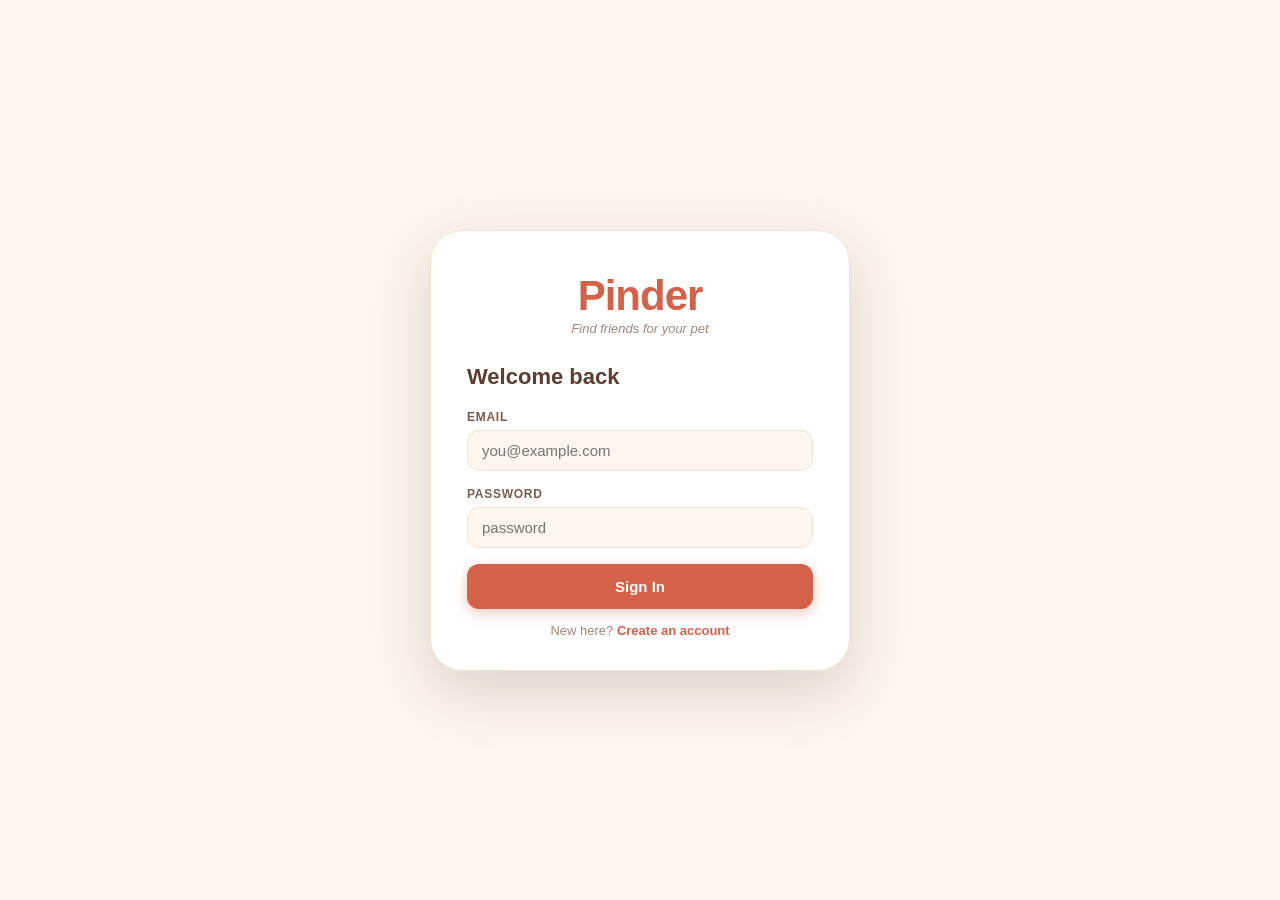
<file: index.html>
<!DOCTYPE html>
<html lang="en">
  <head>
      <meta charset="UTF-8" />
      <meta name="viewport" content="width=device-width, initial-scale=1.0" />
      <title>Pinder</title>
      <link rel="stylesheet" href="css/base.css" />
      <link rel="stylesheet" href="css/auth.css" />
      <script src="js/store.js" defer></script>
      <script src="js/api.js" defer></script>
      <script src="js/auth.js" defer></script>
  </head>

  <body>
    <div class="auth-bg">
        <div class="blob blob-1"></div>
        <div class="blob blob-2"></div>
        <div class="blob blob-3"></div>
    </div>

    <div class="auth-card">
        <div class="auth-logo">
          <h1>Pinder</h1>
          <p class="tagline">Find friends for your pet</p>
        </div>

        <div id="auth-error" class="error-msg hidden"></div>

        <div id="login-form" class="auth-form">
            <h2>Welcome back</h2>
            <div class="field-group">
                <label for="login-email">Email</label>
                <input type="email" id="login-email" placeholder="you@example.com" autocomplete="email" />
            </div>
            <div class="field-group">
                <label for="login-password">Password</label>
                <input type="password" id="login-password" placeholder="password" autocomplete="current-password" />
            </div>
            <button id="login-btn" class="btn-primary" onclick="submitLogin()">Sign In</button>
            <p class="auth-switch">New here? <a href="#" onclick="showRegister(); return false;">Create an account</a></p>
        </div>

        <div id="register-form" class="auth-form hidden">
            <h2>Join Pinder</h2>
            <div class="field-row">
                <div class="field-group flex-1">
                    <label for="reg-firstname">First Name</label>
                    <input type="text" id="reg-firstname" placeholder="Jane" autocomplete="given-name" />
                </div>
                <div class="field-group flex-1">
                    <label for="reg-lastname">Last Name</label>
                    <input type="text" id="reg-lastname" placeholder="Smith" autocomplete="family-name" />
                </div>
            </div>
            <div class="field-group">
                <label for="reg-email">Email</label>
                <input type="email" id="reg-email" placeholder="you@example.com" autocomplete="email" />
            </div>
            <div class="field-group">
                <label for="reg-password">Password</label>
                <input type="password" id="reg-password" placeholder="password" autocomplete="new-password" />
            </div>
            <button id="register-btn" class="btn-primary" onclick="submitRegister()">Create Account</button>
            <p class="auth-switch">Already have an account? <a href="#" onclick="showLogin(); return false;">Sign in</a></p>
        </div>
    </div>
  </body>
</html>
</file>
<file: css/base.css>
*, *::before, *::after { box-sizing: border-box; margin: 0; padding: 0; }

html, body {
  height: 100%;
  font-family: Arial, Helvetica, sans-serif;
  background: #FDF6EE;
  color: #2C1A0E;
  -webkit-font-smoothing: antialiased;
}

body.auth-guard { display: none; }

.field-group { margin-bottom: 16px; }

.field-group label {
  display: block;
  font-size: 12px;
  font-weight: 600;
  text-transform: uppercase;
  letter-spacing: 0.06em;
  color: #7A5C4A;
  margin-bottom: 6px;
}

.field-group input,
.field-group textarea,
.field-group select {
  width: 100%;
  padding: 11px 14px;
  background: #FDF6EE;
  border: 1.5px solid #F0E4D0;
  border-radius: 12px;
  font-family: Arial, Helvetica, sans-serif;
  font-size: 15px;
  color: #2C1A0E;
  outline: none;
  transition: border-color 0.2s, box-shadow 0.2s;
  appearance: none;
}

.field-group input:focus,
.field-group textarea:focus,
.field-group select:focus {
  border-color: #D4614A;
  box-shadow: 0 0 0 3px rgba(212,97,74,0.12);
}

.field-group textarea { resize: vertical; }

.field-row { display: flex; gap: 10px; }
.flex-1 { flex: 1; }
.w-110 { width: 110px; flex-shrink: 0; }

.btn-primary {
  width: 100%;
  padding: 14px;
  background: #D4614A;
  color: white;
  border: none;
  border-radius: 12px;
  font-family: Arial, Helvetica, sans-serif;
  font-size: 15px;
  font-weight: 600;
  cursor: pointer;
  box-shadow: 0 4px 14px rgba(212,97,74,0.35);
}

.btn-primary:hover:not(:disabled) { background: #B84A34; }
.btn-primary:disabled { opacity: 0.65; cursor: not-allowed; }

.btn-ghost {
  background: none;
  border: none;
  font-family: Arial, Helvetica, sans-serif;
  font-size: 14px;
  font-weight: 500;
  color: #A08878;
  cursor: pointer;
  padding: 8px 4px;
}

.btn-ghost:hover { color: #2C1A0E; }

.btn-secondary {
  padding: 10px 20px;
  background: white;
  color: #D4614A;
  border: 1.5px solid #D4614A;
  border-radius: 12px;
  font-family: Arial, Helvetica, sans-serif;
  font-size: 14px;
  font-weight: 600;
  cursor: pointer;
}

.btn-secondary:hover { background: #D4614A; color: white; }

.btn-row { display: flex; gap: 10px; align-items: center; margin-top: 8px; }
.btn-row .btn-primary { flex: 1; }

.icon-btn {
  background: none;
  border: none;
  color: #2C1A0E;
  cursor: pointer;
  padding: 8px;
  border-radius: 50%;
  display: flex;
  align-items: center;
  justify-content: center;
}

.icon-btn:hover { background: #F0E4D0; }

.toggle-group { display: flex; gap: 8px; }

.toggle-btn {
  flex: 1;
  padding: 9px 12px;
  background: #FDF6EE;
  border: 1.5px solid #F0E4D0;
  border-radius: 12px;
  font-family: Arial, Helvetica, sans-serif;
  font-size: 13px;
  font-weight: 500;
  color: #7A5C4A;
  cursor: pointer;
}

.toggle-btn.active { background: #D4614A; border-color: #D4614A; color: white; }
.toggle-btn:hover:not(.active) { border-color: #D4614A; color: #D4614A; }

.chip-grid { display: flex; flex-wrap: wrap; gap: 8px; }

.chip {
  padding: 7px 13px;
  background: #FDF6EE;
  border: 1.5px solid #F0E4D0;
  border-radius: 30px;
  font-family: Arial, Helvetica, sans-serif;
  font-size: 13px;
  color: #7A5C4A;
  cursor: pointer;
}

.chip.selected { background: #D4614A; border-color: #D4614A; color: white; }
.chip:hover:not(.selected) { border-color: #D4614A; color: #D4614A; }

.app-header {
  display: flex;
  align-items: center;
  justify-content: space-between;
  padding: 12px 16px;
  background: #FDF6EE;
  border-bottom: 1px solid #F0E4D0;
  flex-shrink: 0;
  z-index: 10;
}

.header-logo {
  font-size: 22px;
  font-weight: 900;
  color: #D4614A;
}

.bottom-nav {
  display: flex;
  background: #FDF6EE;
  border-top: 1px solid #F0E4D0;
  padding: 8px 0;
  flex-shrink: 0;
}

.nav-btn {
  flex: 1;
  background: none;
  border: none;
  display: flex;
  flex-direction: column;
  align-items: center;
  gap: 3px;
  font-family: Arial, Helvetica, sans-serif;
  font-size: 10px;
  font-weight: 500;
  color: #A08878;
  cursor: pointer;
  padding: 6px;
  position: relative;
  text-decoration: none;
}

.nav-btn.active { color: #D4614A; }
.nav-btn:hover { color: #D4614A; }

.error-msg {
  background: #fef0ee;
  border: 1px solid #D4614A;
  color: #B84A34;
  border-radius: 12px;
  padding: 10px 14px;
  font-size: 13px;
  margin-bottom: 12px;
}

.notification {
  position: fixed;
  bottom: 90px;
  left: 50%;
  transform: translateX(-50%);
  background: #5C3D2E;
  color: white;
  padding: 10px 20px;
  border-radius: 30px;
  font-size: 13px;
  font-weight: 500;
  box-shadow: 0 8px 24px rgba(92,61,46,0.14);
  z-index: 30;
  opacity: 0;
  pointer-events: none;
  transition: opacity 0.3s ease;
  white-space: nowrap;
}

.notification.show { opacity: 1; }

.loading-spinner {
  width: 32px;
  height: 32px;
  border: 3px solid #F0E4D0;
  border-top-color: #D4614A;
  border-radius: 50%;
  animation: spin 0.8s linear infinite;
}

@keyframes spin { to { transform: rotate(360deg); } }

.loading-card {
  display: flex;
  flex-direction: column;
  align-items: center;
  justify-content: center;
  gap: 12px;
  color: #A08878;
  font-size: 14px;
  padding: 40px;
  width: 100%;
}

.empty-state {
  flex: 1;
  display: flex;
  flex-direction: column;
  align-items: center;
  justify-content: center;
  padding: 40px 24px;
  gap: 12px;
  text-align: center;
}

.empty-state h3 { font-size: 22px; font-weight: 700; color: #5C3D2E; }
.empty-state p { font-size: 14px; color: #A08878; max-width: 200px; }
.empty-state .btn-primary { width: auto; padding: 12px 28px; margin-top: 8px; }

.hidden { display: none !important; }

::-webkit-scrollbar { width: 4px; }
::-webkit-scrollbar-track { background: transparent; }
::-webkit-scrollbar-thumb { background: #F0E4D0; border-radius: 2px; }

.header-spacer { width: 36px; }
.file-input-hidden { display: none; }
.field-group--inline { margin: 0; flex: 1; }
.add-row--mt { margin-top: 12px; }
</file>
<file: css/auth.css>
body
{
  overflow: hidden;
  display: flex;
  align-items: center;
  justify-content: center;
  min-height: 100vh;
}

.auth-card
{
  background: white;
  border: 1px solid #F0E4D0;
  border-radius: 32px;
  padding: 40px 36px 32px;
  width: min(420px, 92vw);
  box-shadow: 0 20px 60px rgba(92,61,46,0.2);
}

.auth-logo
{
  text-align: center;
  margin-bottom: 28px;
}

.auth-logo h1
{
  font-size: 42px;
  font-weight: 900;
  color: #D4614A;
  line-height: 1;
  margin-top: 4px;
  letter-spacing: -1px;
}

.tagline
{
  font-size: 13px;
  color: #A08878;
  font-style: italic;
  margin-top: 4px;
}

.auth-form h2
{
  font-size: 22px;
  font-weight: 700;
  color: #5C3D2E;
  margin-bottom: 20px;
}

.auth-switch
{
  text-align: center;
  font-size: 13px;
  color: #A08878;
  margin-top: 14px;
}

.auth-switch a
{
  color: #D4614A;
  text-decoration: none;
  font-weight: 600;
}

.auth-switch a:hover
{
  text-decoration: underline;
}
</file>
<file: pinder-api/css/base.css>
*, *::before, *::after { box-sizing: border-box; margin: 0; padding: 0; }

html, body {
  height: 100%;
  font-family: Arial, Helvetica, sans-serif;
  background: #FDF6EE;
  color: #2C1A0E;
  -webkit-font-smoothing: antialiased;
}

body.auth-guard { display: none; }

.field-group { margin-bottom: 16px; }

.field-group label {
  display: block;
  font-size: 12px;
  font-weight: 600;
  text-transform: uppercase;
  letter-spacing: 0.06em;
  color: #7A5C4A;
  margin-bottom: 6px;
}

.field-group input,
.field-group textarea,
.field-group select {
  width: 100%;
  padding: 11px 14px;
  background: #FDF6EE;
  border: 1.5px solid #F0E4D0;
  border-radius: 12px;
  font-family: Arial, Helvetica, sans-serif;
  font-size: 15px;
  color: #2C1A0E;
  outline: none;
  transition: border-color 0.2s, box-shadow 0.2s;
  appearance: none;
}

.field-group input:focus,
.field-group textarea:focus,
.field-group select:focus {
  border-color: #D4614A;
  box-shadow: 0 0 0 3px rgba(212,97,74,0.12);
}

.field-group textarea { resize: vertical; }

.field-row { display: flex; gap: 10px; }
.flex-1 { flex: 1; }
.w-110 { width: 110px; flex-shrink: 0; }

.btn-primary {
  width: 100%;
  padding: 14px;
  background: #D4614A;
  color: white;
  border: none;
  border-radius: 12px;
  font-family: Arial, Helvetica, sans-serif;
  font-size: 15px;
  font-weight: 600;
  cursor: pointer;
  box-shadow: 0 4px 14px rgba(212,97,74,0.35);
}

.btn-primary:hover:not(:disabled) { background: #B84A34; }
.btn-primary:disabled { opacity: 0.65; cursor: not-allowed; }

.btn-ghost {
  background: none;
  border: none;
  font-family: Arial, Helvetica, sans-serif;
  font-size: 14px;
  font-weight: 500;
  color: #A08878;
  cursor: pointer;
  padding: 8px 4px;
}

.btn-ghost:hover { color: #2C1A0E; }

.btn-secondary {
  padding: 10px 20px;
  background: white;
  color: #D4614A;
  border: 1.5px solid #D4614A;
  border-radius: 12px;
  font-family: Arial, Helvetica, sans-serif;
  font-size: 14px;
  font-weight: 600;
  cursor: pointer;
}

.btn-secondary:hover { background: #D4614A; color: white; }

.btn-row { display: flex; gap: 10px; align-items: center; margin-top: 8px; }
.btn-row .btn-primary { flex: 1; }

.icon-btn {
  background: none;
  border: none;
  color: #2C1A0E;
  cursor: pointer;
  padding: 8px;
  border-radius: 50%;
  display: flex;
  align-items: center;
  justify-content: center;
}

.icon-btn:hover { background: #F0E4D0; }

.toggle-group { display: flex; gap: 8px; }

.toggle-btn {
  flex: 1;
  padding: 9px 12px;
  background: #FDF6EE;
  border: 1.5px solid #F0E4D0;
  border-radius: 12px;
  font-family: Arial, Helvetica, sans-serif;
  font-size: 13px;
  font-weight: 500;
  color: #7A5C4A;
  cursor: pointer;
}

.toggle-btn.active { background: #D4614A; border-color: #D4614A; color: white; }
.toggle-btn:hover:not(.active) { border-color: #D4614A; color: #D4614A; }

.chip-grid { display: flex; flex-wrap: wrap; gap: 8px; }

.chip {
  padding: 7px 13px;
  background: #FDF6EE;
  border: 1.5px solid #F0E4D0;
  border-radius: 30px;
  font-family: Arial, Helvetica, sans-serif;
  font-size: 13px;
  color: #7A5C4A;
  cursor: pointer;
}

.chip.selected { background: #D4614A; border-color: #D4614A; color: white; }
.chip:hover:not(.selected) { border-color: #D4614A; color: #D4614A; }

.app-header {
  display: flex;
  align-items: center;
  justify-content: space-between;
  padding: 12px 16px;
  background: #FDF6EE;
  border-bottom: 1px solid #F0E4D0;
  flex-shrink: 0;
  z-index: 10;
}

.header-logo {
  font-size: 22px;
  font-weight: 900;
  color: #D4614A;
}

.bottom-nav {
  display: flex;
  background: #FDF6EE;
  border-top: 1px solid #F0E4D0;
  padding: 8px 0;
  flex-shrink: 0;
}

.nav-btn {
  flex: 1;
  background: none;
  border: none;
  display: flex;
  flex-direction: column;
  align-items: center;
  gap: 3px;
  font-family: Arial, Helvetica, sans-serif;
  font-size: 10px;
  font-weight: 500;
  color: #A08878;
  cursor: pointer;
  padding: 6px;
  position: relative;
  text-decoration: none;
}

.nav-btn.active { color: #D4614A; }
.nav-btn:hover { color: #D4614A; }

.error-msg {
  background: #fef0ee;
  border: 1px solid #D4614A;
  color: #B84A34;
  border-radius: 12px;
  padding: 10px 14px;
  font-size: 13px;
  margin-bottom: 12px;
}

.toast {
  position: fixed;
  bottom: 90px;
  left: 50%;
  transform: translateX(-50%);
  background: #5C3D2E;
  color: white;
  padding: 10px 20px;
  border-radius: 30px;
  font-size: 13px;
  font-weight: 500;
  box-shadow: 0 8px 24px rgba(92,61,46,0.14);
  z-index: 999;
  opacity: 0;
  pointer-events: none;
  transition: opacity 0.3s ease;
  white-space: nowrap;
}

.toast.show { opacity: 1; }

.loading-spinner {
  width: 32px;
  height: 32px;
  border: 3px solid #F0E4D0;
  border-top-color: #D4614A;
  border-radius: 50%;
  animation: spin 0.8s linear infinite;
}

@keyframes spin { to { transform: rotate(360deg); } }

.loading-card {
  display: flex;
  flex-direction: column;
  align-items: center;
  justify-content: center;
  gap: 12px;
  color: #A08878;
  font-size: 14px;
  padding: 40px;
  width: 100%;
}

.empty-state {
  flex: 1;
  display: flex;
  flex-direction: column;
  align-items: center;
  justify-content: center;
  padding: 40px 24px;
  gap: 12px;
  text-align: center;
}

.empty-state h3 { font-size: 22px; font-weight: 700; color: #5C3D2E; }
.empty-state p { font-size: 14px; color: #A08878; max-width: 200px; }
.empty-state .btn-primary { width: auto; padding: 12px 28px; margin-top: 8px; }

.hidden { display: none !important; }

::-webkit-scrollbar { width: 4px; }
::-webkit-scrollbar-track { background: transparent; }
::-webkit-scrollbar-thumb { background: #F0E4D0; border-radius: 2px; }
</file>
<file: pinder-api/css/auth.css>
body {
  overflow: hidden;
  display: flex;
  align-items: center;
  justify-content: center;
  min-height: 100vh;
}

.auth-card {
  background: white;
  border: 1px solid #F0E4D0;
  border-radius: 32px;
  padding: 40px 36px 32px;
  width: min(420px, 92vw);
  box-shadow: 0 20px 60px rgba(92,61,46,0.2);
}

.auth-logo { text-align: center; margin-bottom: 28px; }

.auth-logo h1 {
  font-size: 42px;
  font-weight: 900;
  color: #D4614A;
  line-height: 1;
  margin-top: 4px;
  letter-spacing: -1px;
}

.tagline { font-size: 13px; color: #A08878; font-style: italic; margin-top: 4px; }

.auth-form h2 {
  font-size: 22px;
  font-weight: 700;
  color: #5C3D2E;
  margin-bottom: 20px;
}

.auth-switch { text-align: center; font-size: 13px; color: #A08878; margin-top: 14px; }
.auth-switch a { color: #D4614A; text-decoration: none; font-weight: 600; }
.auth-switch a:hover { text-decoration: underline; }
</file>
<file: css/create-pet.css>
body
{
  display: flex;
  flex-direction: column;
  height: 100vh;
  overflow: hidden;
}

.onboard-header
{
  display: flex;
  align-items: center;
  justify-content: space-between;
  padding: 16px 20px;
  flex-shrink: 0;
}

.step-dots
{
  display: flex;
  gap: 6px;
}

.dot
{
  width: 8px;
  height: 8px;
  border-radius: 50%;
  background: #F0E4D0;
}

.dot.active
{
  width: 24px;
  border-radius: 4px;
  background: #D4614A;
}

.onboard-step
{
  display: none;
  flex: 1;
  flex-direction: column;
  overflow-y: auto;
}

.onboard-step.active
{
  display: flex;
}

.onboard-hero
{
  background: linear-gradient(160deg, #E87E66, #E8A838);
  padding: 40px 20px;
  display: flex;
  justify-content: center;
  align-items: center;
  min-height: 160px;
  flex-shrink: 0;
}

.hero-emoji
{
  font-size: 72px;
}

.onboard-content
{
  background: #FDF6EE;
  border-radius: 32px 32px 0 0;
  margin-top: -24px;
  padding: 28px 24px 32px;
  flex: 1;
}

.onboard-content-full
{
  padding: 24px 24px 40px;
}

.onboard-content h2
{
  font-size: 26px;
  font-weight: 700;
  color: #5C3D2E;
  margin-bottom: 20px;
}

.confirm-card
{
  background: white;
  border-radius: 20px;
  padding: 18px;
  display: flex;
  align-items: center;
  gap: 14px;
  margin: 16px 0;
  box-shadow: 0 2px 8px rgba(92,61,46,0.08);
  border: 1px solid #F0E4D0;
}

.confirm-avatar
{
  font-size: 40px;
  flex-shrink: 0;
}

.confirm-name
{
  font-size: 20px;
  font-weight: 700;
  color: #5C3D2E;
}

.confirm-meta
{
  font-size: 13px;
  color: #7A5C4A;
  margin-top: 2px;
}

.confirm-traits
{
  display: flex;
  flex-wrap: wrap;
  gap: 4px;
  margin-top: 8px;
}

.confirm-trait
{
  font-size: 11px;
  padding: 3px 8px;
  background: #F0E4D0;
  border-radius: 20px;
  color: #7A5C4A;
}

.photo-upload-zone
{
  position: relative;
  width: 100%;
  height: 130px;
  border: 2px dashed #F0E4D0;
  border-radius: 16px;
  display: flex;
  align-items: center;
  justify-content: center;
  cursor: pointer;
  overflow: hidden;
  background: #FDF6EE;
  transition: border-color 0.2s, background 0.2s;
}

.photo-upload-zone:hover
{
  border-color: #D4614A;
  background: #fef6f4;
}

.photo-upload-zone.dragover
{
  border-color: #D4614A;
  background: #fef6f4;
}

.photo-upload-placeholder
{
  display: flex;
  flex-direction: column;
  align-items: center;
  gap: 8px;
  color: #A08878;
  font-size: 13px;
  pointer-events: none;
}

.photo-upload-preview
{
  width: 100%;
  height: 100%;
  object-fit: cover;
  display: block;
}

.photo-upload-clear
{
  position: absolute;
  top: 8px;
  right: 8px;
  width: 26px;
  height: 26px;
  background: rgba(44,26,14,0.65);
  color: white;
  border: none;
  border-radius: 50%;
  font-size: 11px;
  cursor: pointer;
  display: flex;
  align-items: center;
  justify-content: center;
  z-index: 2;
}

.photo-upload-clear:hover
{
  background: #D4614A;
}

.confirm-subtitle
{
  color: #A08878;
  font-size: 14px;
  margin-bottom: 20px;
}

.upload-icon
{
  flex-shrink: 0;
}
</file>
<file: css/discover.css>
body 
{ 
  display: flex; 
  flex-direction: column;
  height: 100vh;
  overflow: hidden;
}

.app-main
{
  flex: 1;
  display: flex;
  flex-direction: column;
  overflow: hidden;
  padding: 16px;
  gap: 16px;
}

.swipe-stack
{
  position: relative;
  flex: 1;
  min-height: 0;
  display: flex;
  align-items: center;
  justify-content: center;
}

.pet-card
{
  position: absolute;
  width: 100%;
  max-width: 380px;
  aspect-ratio: 3/4;
  max-height: calc(100vh - 260px);
  border-radius: 32px;
  overflow: hidden;
  box-shadow: 0 20px 60px rgba(92,61,46,0.2);
  cursor: grab;
  user-select: none;
  transform-origin: bottom center;
  background: #8B6754;
}

.pet-card:active
{
  cursor: grabbing;
}

.pet-card-bg
{
  position: absolute;
  inset: 0;
  display: flex;
  align-items: center;
  justify-content: center;
  background: linear-gradient(160deg, #F5C96A, #E87E66);
}

.pet-card-emoji
{
  font-size: 110px;
}

.pet-card-gradient
{
  position: absolute;
  bottom: 0; left: 0; right: 0;
  height: 55%;
  background: linear-gradient(to top, rgba(44,26,14,0.92) 0%, rgba(44,26,14,0.4) 60%, transparent 100%);
}

.pet-card-info
{
  position: absolute;
  bottom: 0;
  left: 0;
  right: 0;
  padding: 20px;
  color: white;
}

.pet-card-name
{
  font-size: 30px;
  font-weight: 900;
  line-height: 1;
  display: flex;
  align-items: baseline;
  gap: 8px;
}

.pet-card-age
{
  font-size: 20px;
  font-weight: 400;
  opacity: 0.9;
}

.pet-card-breed
{
  font-size: 14px;
  opacity: 0.8;
  margin-top: 3px;
}

.pet-card-tags
{
  display: flex;
  flex-wrap: wrap;
  gap: 5px;
  margin-top: 8px;
}

.pet-card-bio
{
  font-size: 12px;
  opacity: 0.75;
  margin-top: 6px;
  line-height: 1.4;
  display: -webkit-box;
  -webkit-line-clamp: 2;
  -webkit-box-orient: vertical;
  overflow: hidden;
}

.pet-tag
{
  font-size: 11px;
  padding: 4px 9px;
  background: rgba(255,255,255,0.2);
  border-radius: 20px;
  border: 1px solid rgba(255,255,255,0.3);
}

.swipe-indicator
{
  position: absolute;
  top: 30px;
  padding: 8px 18px;
  border-radius: 8px;
  font-size: 28px;
  font-weight: 900;
  border: 4px solid;
  opacity: 0;
  pointer-events: none;
}

.swipe-indicator.like
{
  right: 20px;
  color: #5cb85c;
  border-color: #5cb85c;
  transform: rotate(10deg);
}

.swipe-indicator.nope
{
  left: 20px;
  color: #D4614A;
  border-color: #D4614A;
  transform: rotate(-10deg);
}

.pet-card:nth-child(1)
{
  z-index: 2;
}

.pet-card:nth-child(2)
{
  transform: translateY(12px) scale(0.96);
  z-index: 1;
}

.pet-card:nth-child(3)
{
  transform: translateY(24px) scale(0.92);
  z-index: 0;
}

.swipe-actions
{
  display: flex;
  align-items: center;
  justify-content: center;
  gap: 20px;
  padding-bottom: 8px;
  flex-shrink: 0;
}

.action-btn
{
  border: none;
  cursor: pointer;
  border-radius: 50%;
  display: flex;
  align-items: center;
  justify-content: center;
}

.action-btn:active
{
  transform: scale(0.92);
}

.pass-btn
{
  width: 60px;
  height: 60px;
  background: white;
  color: #D4614A;
  box-shadow: 0 4px 16px rgba(212,97,74,0.2);
}

.super-btn
{
  width: 48px;
  height: 48px;
  background: white;
  color: #E8A838;
  box-shadow: 0 4px 12px rgba(232,168,56,0.2);
}

.like-btn
{
  width: 60px;
  height: 60px;
  background: #D4614A;
  color: white;
  box-shadow: 0 4px 16px rgba(212,97,74,0.4);
}

.pass-btn:hover
{
  box-shadow: 0 8px 24px rgba(212,97,74,0.3);
}

.like-btn:hover
{
  background: #B84A34;
}

.pet-card.fly-left
{
  transition: transform 0.4s ease, opacity 0.4s ease;
  transform: translateX(-150%) rotate(-20deg);
  opacity: 0;
}

.pet-card.fly-right
{
  transition: transform 0.4s ease, opacity 0.4s ease;
  transform: translateX(150%) rotate(20deg);
  opacity: 0;
}

.match-popup
{
  position: fixed;
  inset: 0;
  z-index: 20;
  display: flex;
  align-items: center;
  justify-content: center;
  padding: 24px;
}

.match-popup-bg
{
  position: absolute;
  inset: 0;
  background: rgba(44,26,14,0.75);
}

.match-popup-content
{
  position: relative;
  background: #FDF6EE;
  border-radius: 32px;
  padding: 36px 28px 28px;
  text-align: center;
  max-width: 340px;
  width: 100%;
  box-shadow: 0 20px 60px rgba(92,61,46,0.2);
}

.match-popup-content h2
{
  font-size: 34px;
  font-weight: 900;
  color: #D4614A;
  margin-bottom: 6px;
}

.match-popup-content p 
{
  font-size: 14px;
  color: #A08878;
  margin-bottom: 20px;
}

.match-avatars
{
  display: flex;
  align-items: center;
  justify-content: center;
  gap: 12px;
  margin-bottom: 24px;
}

.match-avatar
{
  width: 80px; height: 80px;
  border-radius: 50%;
  background: #F0E4D0;
  font-size: 40px;
  display: flex;
  align-items: center;
  justify-content: center;
  border: 4px solid white;
  box-shadow: 0 2px 8px rgba(92,61,46,0.08);
}

.match-avatar-divider
{
  font-size: 24px;
}

.match-popup-content .btn-ghost
{
  margin-top: 8px;
  display: block;
  width: 100%;
  text-align: center;
}
</file>
<file: css/matches.css>
body
{
  display: flex;
  flex-direction: column;
  height: 100vh;
  overflow: hidden;
}

.view-panel
{
  display: none;
  flex: 1;
  flex-direction: column;
  overflow: hidden;
}

.view-panel.active
{
  display: flex;
}

.matches-body
{
  flex: 1;
  overflow-y: auto;
  display: flex;
  flex-direction: column;
}

.matches-header
{
  padding: 20px 20px 12px;
  display: flex;
  align-items: baseline;
  justify-content: space-between;
  flex-shrink: 0;
}

.matches-header h2
{
  font-size: 28px;
  font-weight: 900;
  color: #5C3D2E;
}

.match-count
{
  font-size: 13px;
  color: #A08878;
}

.matches-list
{
  padding: 0 16px 20px;
  display: flex;
  flex-direction: column;
  gap: 10px;
}

.match-item
{
  background: white;
  border-radius: 20px;
  padding: 14px 16px;
  display: flex;
  align-items: center;
  gap: 14px;
  cursor: pointer;
  box-shadow: 0 2px 8px rgba(92,61,46,0.08);
  border: 1px solid #F0E4D0;
}

.match-item:hover
{
  box-shadow: 0 8px 24px rgba(92,61,46,0.14);
}

.match-item-avatar
{
  width: 56px;
  height: 56px;
  border-radius: 50%;
  background: #F0E4D0;
  font-size: 28px;
  display: flex;
  align-items: center;
  justify-content: center;
  flex-shrink: 0;
}

.match-item-info
{
  flex: 1;
  min-width: 0;
}

.match-item-name
{
  font-size: 17px;
  font-weight: 700;
  color: #5C3D2E;
}

.match-item-preview
{
  font-size: 13px;
  color: #A08878;
  margin-top: 2px;
  white-space: nowrap;
  overflow: hidden;
  text-overflow: ellipsis;
}

.match-item-meta
{
  font-size: 11px;
  color: #A08878;
  text-align: right;
  flex-shrink: 0;
}

.chat-header
{
  display: flex;
  align-items: center;
  gap: 12px;
  padding: 10px 14px;
  background: #FDF6EE;
  border-bottom: 1px solid #F0E4D0;
  flex-shrink: 0;
}

.chat-header-info
{
  display: flex;
  align-items: center;
  gap: 10px;
  flex: 1;
}

.chat-header-avatar
{
  width: 44px;
  height: 44px;
  border-radius: 50%;
  background: #F0E4D0;
  font-size: 24px;
  display: flex;
  align-items: center;
  justify-content: center;
}

.chat-header-name
{
  font-size: 17px;
  font-weight: 700;
  color: #5C3D2E;
}

.chat-header-sub
{
  font-size: 12px;
  color: #A08878;
}

.chat-messages
{
  flex: 1;
  overflow-y: auto;
  padding: 16px;
  display: flex;
  flex-direction: column;
  gap: 10px;
  scroll-behavior: smooth;
}

.chat-no-messages
{
  text-align: center;
  font-size: 13px;
  color: #A08878;
  padding: 20px 0;
}

.message-bubble
{
  max-width: 72%;
  padding: 10px 14px;
  border-radius: 18px;
  font-size: 14px;
  line-height: 1.5;
}

.message-bubble.outgoing
{
  background: #D4614A;
  color: white;
  align-self: flex-end;
  border-bottom-right-radius: 4px;
}

.message-bubble.incoming
{
  background: white;
  color: #2C1A0E;
  align-self: flex-start;
  border-bottom-left-radius: 4px;
  box-shadow: 0 2px 8px rgba(92,61,46,0.08);
}

.message-time
{
  font-size: 10px;
  opacity: 0.6;
  margin-top: 3px;
  text-align: right;
}

.chat-input-bar
{
  display: flex;
  align-items: center;
  gap: 8px;
  padding: 10px 14px;
  background: #FDF6EE;
  border-top: 1px solid #F0E4D0;
  flex-shrink: 0;
}

.chat-input-bar input
{
  flex: 1;
  padding: 10px 16px;
  background: white;
  border: 1.5px solid #F0E4D0;
  border-radius: 30px;
  font-family: Arial, Helvetica, sans-serif;
  font-size: 14px;
  color: #2C1A0E;
  outline: none;
}

.chat-input-bar input:focus
{
  border-color: #D4614A;
}

.send-btn
{
  width: 42px;
  height: 42px;
  background: #D4614A;
  color: white;
  border: none;
  border-radius: 50%;
  display: flex;
  align-items: center;
  justify-content: center;
  cursor: pointer;
  flex-shrink: 0;
  box-shadow: 0 3px 10px rgba(212,97,74,0.35);
}

.send-btn:hover
{
  background: #B84A34;
}
</file>
<file: css/profile.css>
body
{
  display: flex;
  flex-direction: column;
  height: 100vh;
  overflow: hidden;
}

.profile-body
{
  flex: 1;
  overflow-y: auto;
}

.profile-hero
{
  background: linear-gradient(160deg, #E87E66, #E8A838);
  padding: 32px 24px 48px;
  display: flex;
  flex-direction: column;
  align-items: center;
  gap: 10px;
  text-align: center;
}

.profile-avatar
{
  width: 96px;
  height: 96px;
  border-radius: 50%;
  background: rgba(255,255,255,0.3);
  font-size: 52px;
  display: flex;
  align-items: center;
  justify-content: center;
  border: 4px solid white;
  box-shadow: 0 8px 24px rgba(92,61,46,0.14);
}

.profile-hero-name
{
  font-size: 28px;
  font-weight: 900;
  color: white;
}

.profile-hero-breed
{
  font-size: 14px;
  color: rgba(255,255,255,0.85);
}

.profile-content
{
  background: #FDF6EE;
  border-radius: 32px 32px 0 0;
  margin-top: -24px;
  padding: 24px 20px 40px;
}

.profile-section
{
  margin-bottom: 24px;
}

.profile-section-title
{
  font-size: 15px;
  font-weight: 700;
  color: #5C3D2E;
  margin-bottom: 12px;
  border-bottom: 1px solid #F0E4D0;
  padding-bottom: 6px;
}

.profile-field
{
  display: flex;
  align-items: center;
  gap: 8px;
  min-height: 36px;
  margin-bottom: 4px;
}

.profile-field-label
{
  font-size: 11px;
  font-weight: 600;
  text-transform: uppercase;
  letter-spacing: 0.05em;
  color: #A08878;
  min-width: 80px;
  flex-shrink: 0;
}

.inline-field
{
  flex: 1;
  background: transparent;
  border: 1.5px solid transparent;
  border-radius: 8px;
  padding: 5px 8px;
  font-family: Arial, Helvetica, sans-serif;
  font-size: 14px;
  color: #2C1A0E;
  outline: none;
  transition: border-color 0.15s, background 0.15s;
  min-width: 0;
}

.inline-field:hover
{
  border-color: #F0E4D0;
  background: #FAEEE4;
}

.inline-field:focus
{
  border-color: #D4614A;
  background: white;
  box-shadow: 0 0 0 3px rgba(212,97,74,0.10);
}

.inline-field::placeholder
{
  color: #C0A898;
}

.inline-field.inline-field--invalid,
.inline-field.inline-field--invalid:hover,
.inline-field.inline-field--invalid:focus
{
  border-color: #D4614A;
  background: #fef0ee;
  box-shadow: 0 0 0 3px rgba(212,97,74,0.15);
}

.inline-field--short
{
  flex: 0 0 80px;
}

.inline-field--select
{
  appearance: none;
  cursor: pointer;
  flex: 0 0 auto;
  padding-right: 20px;
  background-image: url("data:image/svg+xml,%3Csvg xmlns='http://www.w3.org/2000/svg' width='12' height='12' viewBox='0 0 24 24' fill='none' stroke='%23A08878' stroke-width='2.5'%3E%3Cpolyline points='6 9 12 15 18 9'/%3E%3C/svg%3E");
  background-repeat: no-repeat;
  background-position: right 6px center;
}

.inline-field--bio
{
  flex: none;
  width: 100%;
  resize: vertical;
  line-height: 1.6;
  min-height: 72px;
}

.icon-btn.save-btn,
.icon-btn.save-btn:hover
{
  color: #D4614A;
  animation: savePop 0.25s ease;
}

@keyframes savePop
{
  0%   { transform: scale(0.6); opacity: 0; }
  70%  { transform: scale(1.15); }
  100% { transform: scale(1); opacity: 1; }
}

.profile-bio
{
  font-size: 14px;
  color: #7A5C4A;
  line-height: 1.6;
}

.profile-tags
{
  display: flex;
  flex-wrap: wrap;
  gap: 6px;
}

.pet-tag-badge
{
  font-size: 12px;
  padding: 5px 10px;
  background: #F0E4D0;
  border-radius: 20px;
  color: #7A5C4A;
}

.profile-images-grid
{
  display: grid;
  grid-template-columns: repeat(3, 1fr);
  gap: 8px;
}

.profile-image-item
{
  position: relative;
  aspect-ratio: 1;
  border-radius: 12px;
  overflow: hidden;
  background: #F0E4D0;
}

.profile-image-item img
{
  width: 100%;
  height: 100%;
  object-fit: cover;
  display: block;
}

.img-delete-btn
{
  position: absolute;
  top: 4px;
  right: 4px;
  width: 22px;
  height: 22px;
  background: rgba(44,26,14,0.65);
  color: white;
  border: none;
  border-radius: 50%;
  font-size: 10px;
  cursor: pointer;
  display: flex;
  align-items: center;
  justify-content: center;
}

.img-delete-btn:hover
{
  background: #D4614A;
}

.add-row
{
  display: flex;
  gap: 8px;
  margin-top: 10px;
}

.add-row input
{
  flex: 1;
}

.add-row .btn-secondary
{
  flex-shrink: 0;
  white-space: nowrap;
}

.logout-btn
{
  display: block;
  width: 100%;
  padding: 13px;
  background: none;
  border: 1.5px solid #F0E4D0;
  border-radius: 12px;
  font-family: Arial, Helvetica, sans-serif;
  font-size: 14px;
  font-weight: 500;
  color: #A08878;
  cursor: pointer;
  text-align: center;
  margin-top: 8px;
}

.logout-btn:hover
{
  border-color: #D4614A;
  color: #D4614A;
}

.upload-photo-btn
{
  display: flex;
  align-items: center;
  gap: 6px;
  width: 100%;
  justify-content: center;
}
</file>
<file: pinder-api/css/create-pet.css>
body { display: flex; flex-direction: column; height: 100vh; overflow: hidden; }

.onboard-header {
  display: flex;
  align-items: center;
  justify-content: space-between;
  padding: 16px 20px;
  flex-shrink: 0;
}

.step-dots { display: flex; gap: 6px; }
.dot { width: 8px; height: 8px; border-radius: 50%; background: #F0E4D0; }
.dot.active { width: 24px; border-radius: 4px; background: #D4614A; }

.onboard-step { display: none; flex: 1; flex-direction: column; overflow-y: auto; }
.onboard-step.active { display: flex; }

.onboard-hero {
  background: linear-gradient(160deg, #E87E66, #E8A838);
  padding: 40px 20px;
  display: flex;
  justify-content: center;
  align-items: center;
  min-height: 160px;
  flex-shrink: 0;
}

.hero-emoji { font-size: 72px; }

.onboard-content {
  background: #FDF6EE;
  border-radius: 32px 32px 0 0;
  margin-top: -24px;
  padding: 28px 24px 32px;
  flex: 1;
}

.onboard-content-full { padding: 24px 24px 40px; }
.onboard-content h2 { font-size: 26px; font-weight: 700; color: #5C3D2E; margin-bottom: 20px; }

.confirm-card {
  background: white;
  border-radius: 20px;
  padding: 18px;
  display: flex;
  align-items: center;
  gap: 14px;
  margin: 16px 0;
  box-shadow: 0 2px 8px rgba(92,61,46,0.08);
  border: 1px solid #F0E4D0;
}

.confirm-avatar { font-size: 40px; flex-shrink: 0; }
.confirm-name { font-size: 20px; font-weight: 700; color: #5C3D2E; }
.confirm-meta { font-size: 13px; color: #7A5C4A; margin-top: 2px; }
.confirm-traits { display: flex; flex-wrap: wrap; gap: 4px; margin-top: 8px; }
.confirm-trait { font-size: 11px; padding: 3px 8px; background: #F0E4D0; border-radius: 20px; color: #7A5C4A; }
</file>
<file: pinder-api/css/discover.css>
body 
{ 
  display: flex; 
  flex-direction: column;
  height: 100vh;
  overflow: hidden;
}

.app-main
{
  flex: 1;
  display: flex;
  flex-direction: column;
  overflow: hidden;
  padding: 16px;
  gap: 16px;
}

.swipe-stack
{
  position: relative;
  flex: 1;
  min-height: 0;
  display: flex;
  align-items: center;
  justify-content: center;
}

.pet-card
{
  position: absolute;
  width: 100%;
  max-width: 380px;
  aspect-ratio: 3/4;
  max-height: calc(100vh - 260px);
  border-radius: 32px;
  overflow: hidden;
  box-shadow: 0 20px 60px rgba(92,61,46,0.2);
  cursor: grab;
  user-select: none;
  transform-origin: bottom center;
  background: #8B6754;
}

.pet-card:active
{
  cursor: grabbing;
}

.pet-card-bg
{
  position: absolute;
  inset: 0;
  display: flex;
  align-items: center;
  justify-content: center;
  background: linear-gradient(160deg, #F5C96A, #E87E66);
}

.pet-card-emoji
{
  font-size: 110px;
}

.pet-card-gradient
{
  position: absolute;
  bottom: 0; left: 0; right: 0;
  height: 55%;
  background: linear-gradient(to top, rgba(44,26,14,0.92) 0%, rgba(44,26,14,0.4) 60%, transparent 100%);
}

.pet-card-info
{
  position: absolute;
  bottom: 0;
  left: 0;
  right: 0;
  padding: 20px;
  color: white;
}

.pet-card-name
{
  font-size: 30px;
  font-weight: 900;
  line-height: 1;
  display: flex;
  align-items: baseline;
  gap: 8px;
}

.pet-card-age
{
  font-size: 20px;
  font-weight: 400;
  opacity: 0.9;
}

.pet-card-breed
{
  font-size: 14px;
  opacity: 0.8;
  margin-top: 3px;
}

.pet-card-tags
{
  display: flex;
  flex-wrap: wrap;
  gap: 5px;
  margin-top: 8px;
}

.pet-card-bio
{
  font-size: 12px;
  opacity: 0.75;
  margin-top: 6px;
  line-height: 1.4;
  display: -webkit-box;
  -webkit-line-clamp: 2;
  -webkit-box-orient: vertical;
  overflow: hidden;
}

.pet-tag
{
  font-size: 11px;
  padding: 4px 9px;
  background: rgba(255,255,255,0.2);
  border-radius: 20px;
  border: 1px solid rgba(255,255,255,0.3);
}

.swipe-indicator
{
  position: absolute;
  top: 30px;
  padding: 8px 18px;
  border-radius: 8px;
  font-size: 28px;
  font-weight: 900;
  border: 4px solid;
  opacity: 0;
  pointer-events: none;
}

.swipe-indicator.like
{
  right: 20px;
  color: #5cb85c;
  border-color: #5cb85c;
  transform: rotate(10deg);
}

.swipe-indicator.nope
{
  left: 20px;
  color: #D4614A;
  border-color: #D4614A;
  transform: rotate(-10deg);
}

.pet-card:nth-child(1)
{
  z-index: 2;
}

.pet-card:nth-child(2)
{
  transform: translateY(12px) scale(0.96);
  z-index: 1;
}

.pet-card:nth-child(3)
{
  transform: translateY(24px) scale(0.92);
  z-index: 0;
}

.swipe-actions
{
  display: flex;
  align-items: center;
  justify-content: center;
  gap: 20px;
  padding-bottom: 8px;
  flex-shrink: 0;
}

.action-btn
{
  border: none;
  cursor: pointer;
  border-radius: 50%;
  display: flex;
  align-items: center;
  justify-content: center;
}

.action-btn:active
{
  transform: scale(0.92);
}

.pass-btn
{
  width: 60px;
  height: 60px;
  background: white;
  color: #D4614A;
  box-shadow: 0 4px 16px rgba(212,97,74,0.2);
}

.super-btn
{
  width: 48px;
  height: 48px;
  background: white;
  color: #E8A838;
  box-shadow: 0 4px 12px rgba(232,168,56,0.2);
}

.like-btn
{
  width: 60px;
  height: 60px;
  background: #D4614A;
  color: white;
  box-shadow: 0 4px 16px rgba(212,97,74,0.4);
}

.pass-btn:hover
{
  box-shadow: 0 8px 24px rgba(212,97,74,0.3);
}

.like-btn:hover
{
  background: #B84A34;
}

.pet-card.fly-left
{
  transition: transform 0.4s ease, opacity 0.4s ease !important;
  transform: translateX(-150%) rotate(-20deg) !important;
  opacity: 0;
}

.pet-card.fly-right
{
  transition: transform 0.4s ease, opacity 0.4s ease !important;
  transform: translateX(150%) rotate(20deg) !important;
  opacity: 0;
}

.match-popup
{
  position: fixed;
  inset: 0;
  z-index: 200;
  display: flex;
  align-items: center;
  justify-content: center;
  padding: 24px;
}

.match-popup-bg
{
  position: absolute;
  inset: 0;
  background: rgba(44,26,14,0.75);
}

.match-popup-content
{
  position: relative;
  background: #FDF6EE;
  border-radius: 32px;
  padding: 36px 28px 28px;
  text-align: center;
  max-width: 340px;
  width: 100%;
  box-shadow: 0 20px 60px rgba(92,61,46,0.2);
}

.match-popup-content h2
{
  font-size: 34px;
  font-weight: 900;
  color: #D4614A;
  margin-bottom: 6px;
}

.match-popup-content p 
{
  font-size: 14px;
  color: #A08878;
  margin-bottom: 20px;
}

.match-avatars
{
  display: flex;
  align-items: center;
  justify-content: center;
  gap: 12px;
  margin-bottom: 24px;
}

.match-avatar
{
  width: 80px; height: 80px;
  border-radius: 50%;
  background: #F0E4D0;
  font-size: 40px;
  display: flex;
  align-items: center;
  justify-content: center;
  border: 4px solid white;
  box-shadow: 0 2px 8px rgba(92,61,46,0.08);
}

.match-avatar-divider
{
  font-size: 24px;
}

.match-popup-content .btn-ghost
{
  margin-top: 8px;
  display: block;
  width: 100%;
  text-align: center;
}
</file>
<file: pinder-api/css/matches.css>
body { display: flex; flex-direction: column; height: 100vh; overflow: hidden; }

.view-panel { display: none; flex: 1; flex-direction: column; overflow: hidden; }
.view-panel.active { display: flex; }

.matches-body { flex: 1; overflow-y: auto; display: flex; flex-direction: column; }

.matches-header {
  padding: 20px 20px 12px;
  display: flex;
  align-items: baseline;
  justify-content: space-between;
  flex-shrink: 0;
}

.matches-header h2 { font-size: 28px; font-weight: 900; color: #5C3D2E; }
.match-count { font-size: 13px; color: #A08878; }

.matches-list { padding: 0 16px 20px; display: flex; flex-direction: column; gap: 10px; }

.match-item {
  background: white;
  border-radius: 20px;
  padding: 14px 16px;
  display: flex;
  align-items: center;
  gap: 14px;
  cursor: pointer;
  box-shadow: 0 2px 8px rgba(92,61,46,0.08);
  border: 1px solid #F0E4D0;
}

.match-item:hover { box-shadow: 0 8px 24px rgba(92,61,46,0.14); }

.match-item-avatar { width: 56px; height: 56px; border-radius: 50%; background: #F0E4D0; font-size: 28px; display: flex; align-items: center; justify-content: center; flex-shrink: 0; }
.match-item-info { flex: 1; min-width: 0; }
.match-item-name { font-size: 17px; font-weight: 700; color: #5C3D2E; }
.match-item-preview { font-size: 13px; color: #A08878; margin-top: 2px; white-space: nowrap; overflow: hidden; text-overflow: ellipsis; }
.match-item-meta { font-size: 11px; color: #A08878; text-align: right; flex-shrink: 0; }

.chat-header {
  display: flex;
  align-items: center;
  gap: 12px;
  padding: 10px 14px;
  background: #FDF6EE;
  border-bottom: 1px solid #F0E4D0;
  flex-shrink: 0;
}

.chat-header-info { display: flex; align-items: center; gap: 10px; flex: 1; }
.chat-header-avatar { width: 44px; height: 44px; border-radius: 50%; background: #F0E4D0; font-size: 24px; display: flex; align-items: center; justify-content: center; }
.chat-header-name { font-size: 17px; font-weight: 700; color: #5C3D2E; }
.chat-header-sub { font-size: 12px; color: #A08878; }

.chat-messages {
  flex: 1;
  overflow-y: auto;
  padding: 16px;
  display: flex;
  flex-direction: column;
  gap: 10px;
  scroll-behavior: smooth;
}

.chat-no-messages { text-align: center; font-size: 13px; color: #A08878; padding: 20px 0; }

.message-bubble {
  max-width: 72%;
  padding: 10px 14px;
  border-radius: 18px;
  font-size: 14px;
  line-height: 1.5;
}

.message-bubble.outgoing { background: #D4614A; color: white; align-self: flex-end; border-bottom-right-radius: 4px; }
.message-bubble.incoming { background: white; color: #2C1A0E; align-self: flex-start; border-bottom-left-radius: 4px; box-shadow: 0 2px 8px rgba(92,61,46,0.08); }

.message-time { font-size: 10px; opacity: 0.6; margin-top: 3px; text-align: right; }

.chat-input-bar {
  display: flex;
  align-items: center;
  gap: 8px;
  padding: 10px 14px;
  background: #FDF6EE;
  border-top: 1px solid #F0E4D0;
  flex-shrink: 0;
}

.chat-input-bar input {
  flex: 1;
  padding: 10px 16px;
  background: white;
  border: 1.5px solid #F0E4D0;
  border-radius: 30px;
  font-family: Arial, Helvetica, sans-serif;
  font-size: 14px;
  color: #2C1A0E;
  outline: none;
}

.chat-input-bar input:focus { border-color: #D4614A; }

.send-btn {
  width: 42px; height: 42px;
  background: #D4614A;
  color: white;
  border: none;
  border-radius: 50%;
  display: flex;
  align-items: center;
  justify-content: center;
  cursor: pointer;
  flex-shrink: 0;
  box-shadow: 0 3px 10px rgba(212,97,74,0.35);
}

.send-btn:hover { background: #B84A34; }
</file>
<file: pinder-api/css/profile.css>
body { display: flex; flex-direction: column; height: 100vh; overflow: hidden; }

.profile-body { flex: 1; overflow-y: auto; }

.profile-hero {
  background: linear-gradient(160deg, #E87E66, #E8A838);
  padding: 32px 24px 48px;
  display: flex;
  flex-direction: column;
  align-items: center;
  gap: 10px;
  text-align: center;
}

.profile-avatar {
  width: 96px; height: 96px;
  border-radius: 50%;
  background: rgba(255,255,255,0.3);
  font-size: 52px;
  display: flex;
  align-items: center;
  justify-content: center;
  border: 4px solid white;
  box-shadow: 0 8px 24px rgba(92,61,46,0.14);
}

.profile-hero-name { font-size: 28px; font-weight: 900; color: white; }
.profile-hero-breed { font-size: 14px; color: rgba(255,255,255,0.85); }

.profile-content {
  background: #FDF6EE;
  border-radius: 32px 32px 0 0;
  margin-top: -24px;
  padding: 24px 20px 40px;
}

.profile-section { margin-bottom: 24px; }
.profile-section-title { font-size: 15px; font-weight: 700; color: #5C3D2E; margin-bottom: 12px; border-bottom: 1px solid #F0E4D0; padding-bottom: 6px; }

.profile-field { margin-bottom: 10px; display: flex; align-items: baseline; gap: 8px; }
.profile-field-label { font-size: 11px; font-weight: 600; text-transform: uppercase; letter-spacing: 0.05em; color: #A08878; min-width: 80px; flex-shrink: 0; }
.profile-field-value { font-size: 14px; color: #2C1A0E; }

.profile-bio { font-size: 14px; color: #7A5C4A; line-height: 1.6; }

.profile-tags { display: flex; flex-wrap: wrap; gap: 6px; }
.pet-tag-badge { font-size: 12px; padding: 5px 10px; background: #F0E4D0; border-radius: 20px; color: #7A5C4A; }

.profile-images-grid { display: grid; grid-template-columns: repeat(3, 1fr); gap: 8px; }

.profile-image-item {
  position: relative;
  aspect-ratio: 1;
  border-radius: 12px;
  overflow: hidden;
  background: #F0E4D0;
}

.profile-image-item img { width: 100%; height: 100%; object-fit: cover; display: block; }

.img-delete-btn {
  position: absolute;
  top: 4px; right: 4px;
  width: 22px; height: 22px;
  background: rgba(44,26,14,0.65);
  color: white;
  border: none;
  border-radius: 50%;
  font-size: 10px;
  cursor: pointer;
  display: flex;
  align-items: center;
  justify-content: center;
}

.img-delete-btn:hover { background: #D4614A; }

.add-row { display: flex; gap: 8px; margin-top: 10px; }
.add-row input { flex: 1; }
.add-row .btn-secondary { flex-shrink: 0; white-space: nowrap; }

.tag-manage { display: flex; flex-wrap: wrap; gap: 6px; margin-bottom: 10px; }

.tag-manage-item {
  display: flex;
  align-items: center;
  gap: 4px;
  padding: 5px 10px;
  background: #F0E4D0;
  border-radius: 20px;
  font-size: 12px;
  color: #7A5C4A;
}

.tag-remove-btn {
  background: none;
  border: none;
  color: #A08878;
  cursor: pointer;
  font-size: 12px;
  padding: 0 2px;
  line-height: 1;
}

.tag-remove-btn:hover { color: #D4614A; }

#edit-mode { padding-top: 8px; }
#edit-mode h2 { font-size: 22px; font-weight: 700; color: #5C3D2E; margin-bottom: 16px; }

.logout-btn {
  display: block;
  width: 100%;
  padding: 13px;
  background: none;
  border: 1.5px solid #F0E4D0;
  border-radius: 12px;
  font-family: Arial, Helvetica, sans-serif;
  font-size: 14px;
  font-weight: 500;
  color: #A08878;
  cursor: pointer;
  text-align: center;
  margin-top: 8px;
}

.logout-btn:hover { border-color: #D4614A; color: #D4614A; }
</file>
